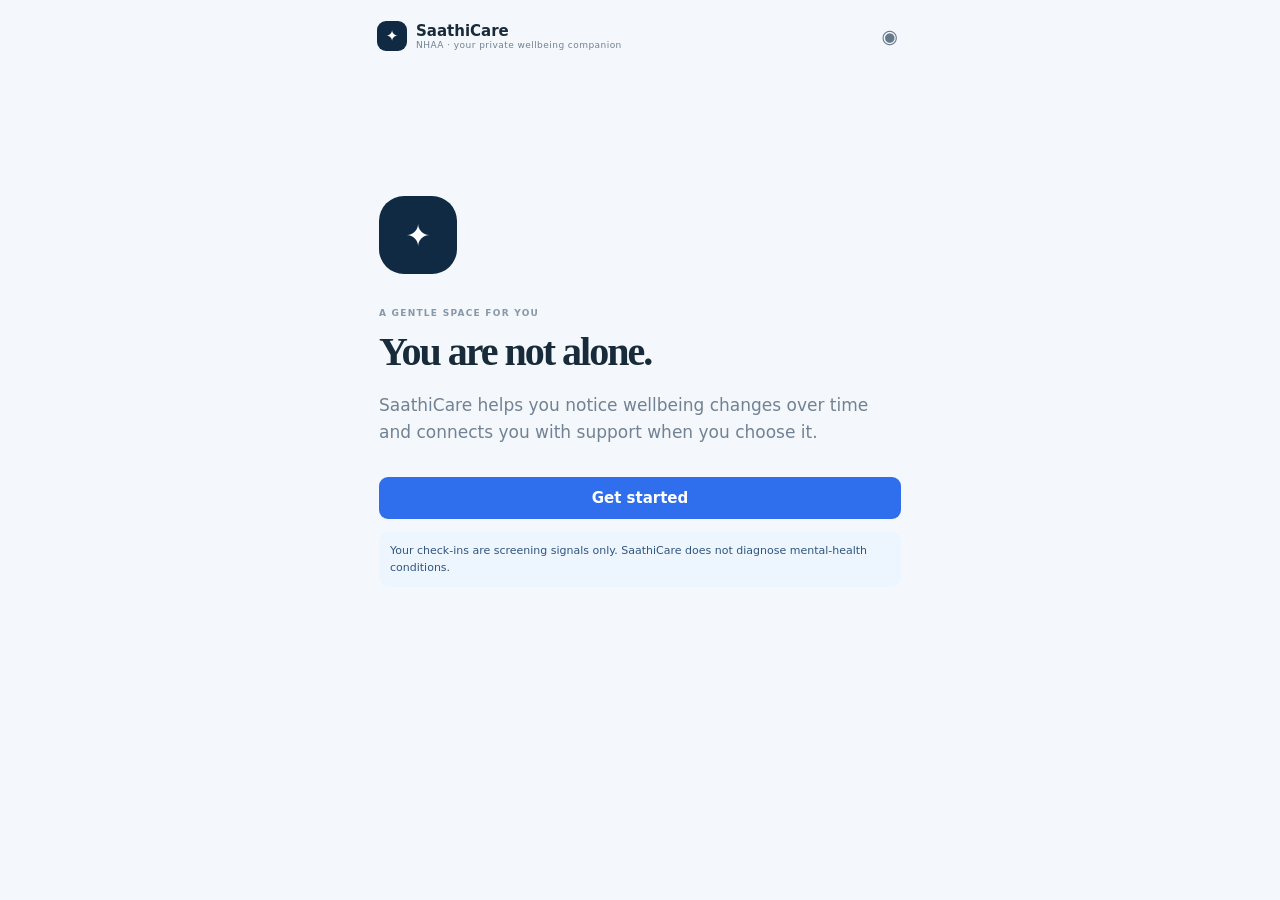
<file: mobile/index.html>
<!doctype html><html><head><meta charset="utf-8"><meta name="viewport" content="width=device-width,initial-scale=1,viewport-fit=cover"><meta name="theme-color" content="#102a43"><link rel="manifest" href="manifest.json"><title>SaathiCare AI</title><link rel="stylesheet" href="style.css?v=20260830"></head><body><main id="app"></main><script src="app.js?v=20260830"></script></body></html>
</file>
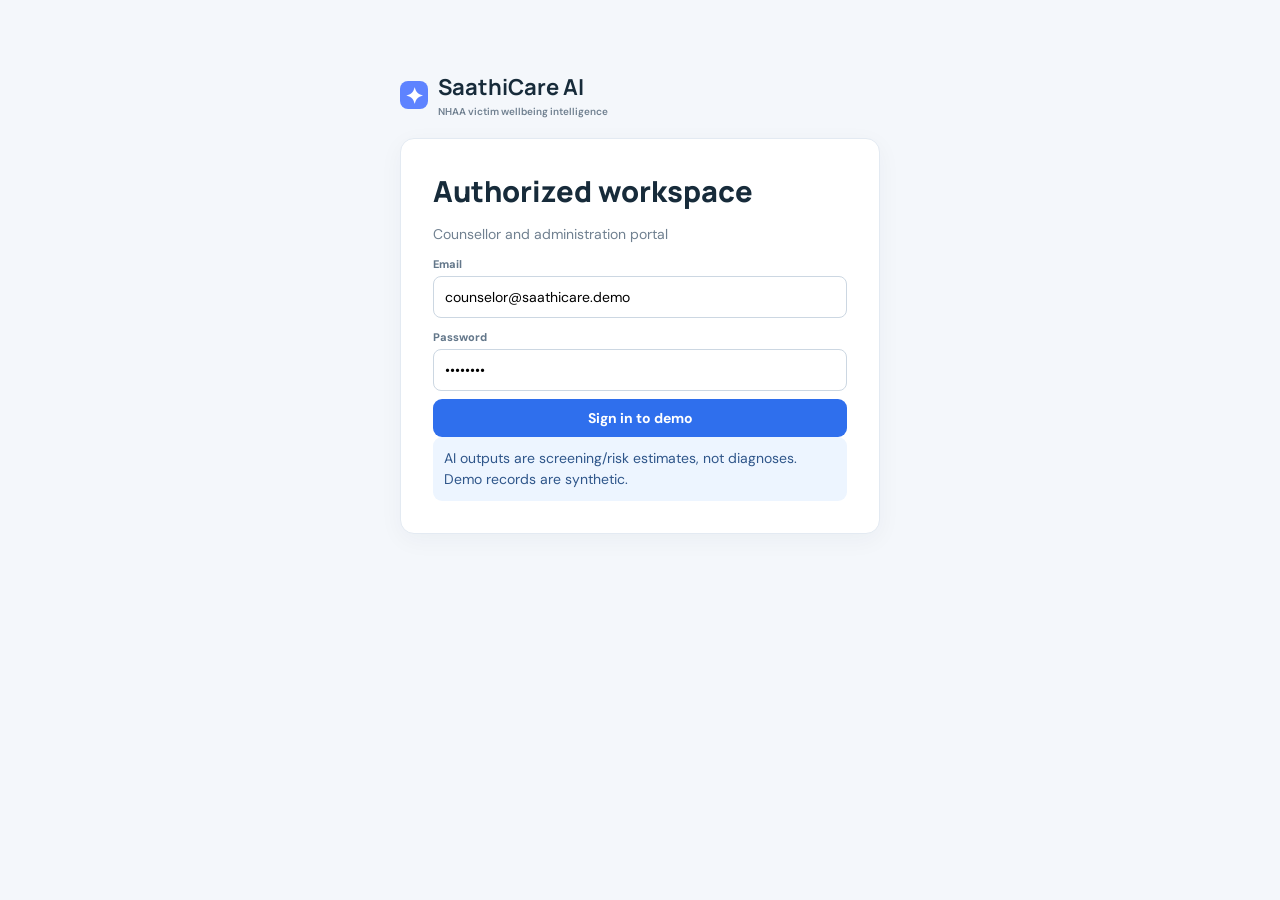
<file: web/index.html>
<!DOCTYPE html>
<html lang="en">
<head>
    <meta charset="UTF-8">

    <meta
        name="viewport"
        content="width=device-width, initial-scale=1.0"
    >

    <meta
        name="theme-color"
        content="#102a43"
    >

    <title>SaathiCare AI | NHAA Command Center</title>

    <link
        rel="stylesheet"
        href="style.css?v=20260830"
    >
</head>

<body>
    <main id="app"></main>

    <script src="app.js?v=20260830"></script>
</body>
</html>
</file>
<file: mobile/style.css>
:root{--navy:#102a43;--blue:#2f6fed;--sky:#eaf2ff;--bg:#f4f7fb;--ink:#172b3a;--muted:#718294;--line:#e2e9f1;--red:#c73e52;--amber:#b87510;--green:#10866d}*{box-sizing:border-box}body{margin:0;background:var(--bg);color:var(--ink);font:15px 'DM Sans',system-ui,sans-serif}.app{max-width:560px;margin:auto;min-height:100vh;padding:20px 17px 94px}.brandbar{display:flex;align-items:center;gap:9px;margin-bottom:18px}.brandbar small{display:block;color:var(--muted);font-size:9px;letter-spacing:.05em}.brandmark{display:grid;place-items:center;width:30px;height:30px;border-radius:9px;background:var(--navy);color:white}.icon{margin-left:auto;background:transparent;color:#65798d;padding:5px;font-size:19px}.eyebrow{font-size:9px;letter-spacing:.14em;font-weight:800;color:#8798a9}.blue{color:#4e70d7}.hero{background:linear-gradient(145deg,#102a43,#245b82);color:white;border-radius:22px;padding:24px 21px;margin-bottom:14px;box-shadow:0 12px 28px #153d5a22}.hero h1{font:800 27px Manrope;margin:7px 0}.hero p{color:#c4d9e9;line-height:1.5}.hero button{margin-top:8px}.scorecircle{width:118px;height:118px;border-radius:50%;border:7px solid #77a7d2;display:flex;align-items:baseline;justify-content:center;margin:15px auto 10px}.scorecircle strong{font:800 37px Manrope;margin-top:31px}.scorecircle span{font-size:10px;color:#c4d9e9;margin-top:50px}.quick{display:grid;grid-template-columns:1fr 1fr;gap:10px}.quick button{background:#fff;border:1px solid var(--line);color:#334e68;text-align:left;box-shadow:0 4px 15px #203d5208}.quick b{display:block;font-size:20px;color:var(--blue);margin-bottom:5px}.quick span{display:block;font-size:10px;color:var(--muted);margin-top:4px}.card{background:#fff;border:1px solid var(--line);border-radius:15px;padding:18px;margin:13px 0;box-shadow:0 5px 18px #203d5208}.card h1{font:800 27px Manrope;margin:5px 0 8px}.card h2{font:800 18px Manrope;margin:4px 0 9px}.muted{color:var(--muted);line-height:1.5}.notice{background:#edf5ff;color:#31557c;padding:11px;border-radius:10px;font-size:11px;line-height:1.5;margin:13px 0}.alertmini{border-left:4px solid var(--red)}button,input,select,textarea{font:inherit}button{border:0;border-radius:9px;padding:12px 14px;background:var(--blue);color:white;font-weight:800;cursor:pointer}.secondary,.ghost{background:#edf3ff;color:#315bc5}.wide{width:100%}input,select,textarea{width:100%;padding:12px;border:1px solid #cad6e2;border-radius:9px;margin:7px 0 13px;background:white}label{display:block;font-size:11px;font-weight:800;color:#62788d;margin-top:10px}.small{font-size:11px}.demo{margin-top:9px}.welcome{padding:14vh 2px 0}.welcomeorb{width:78px;height:78px;border-radius:25px;background:var(--navy);color:white;display:grid;place-items:center;font-size:30px;margin-bottom:28px}.welcome h1{font:800 40px Manrope;letter-spacing:-.05em;margin:8px 0}.welcome p{font-size:17px;color:var(--muted);line-height:1.6}.welcome button{margin-top:14px}.checktop{display:flex;align-items:center;gap:12px;margin-bottom:8px;color:var(--muted);font-size:11px}.back{background:transparent;color:#4b6278;padding:3px}.progress{height:6px;background:#e4ebf2;border-radius:10px;overflow:hidden;margin-bottom:20px}.progress i{display:block;height:100%;background:var(--blue);border-radius:10px}.questioncard{padding:23px 18px}.questioncard h1{font-size:25px;line-height:1.25;margin:9px 0 25px}.scale.big{display:grid;grid-template-columns:repeat(5,1fr);gap:7px}.scale.big button{background:white;color:#40566c;border:1px solid #cbd7e2;padding:12px 4px}.scale.big button.selected,.scale.big button:active{border-color:var(--blue);background:#edf4ff;color:var(--blue)}.scale small{display:block;font-size:7px;margin-top:4px;color:var(--muted)}.choices{display:grid;gap:9px}.skip{margin-top:15px;width:100%}.result{text-align:center;padding:25px 17px}.resultscore{font:800 62px Manrope;letter-spacing:-.07em;margin-top:10px}.resultscore small{font:600 16px Manrope;color:var(--muted)}.riskpill{display:inline-block;padding:6px 11px;border-radius:999px;font-size:11px;font-weight:900;margin:5px}.riskpill.low{background:#eaf8f3;color:var(--green)}.riskpill.moderate{background:#fff6e6;color:var(--amber)}.riskpill.high{background:#fff0f2;color:var(--red)}.riskpill.urgent{background:#ffe7eb;color:#a52a3d}.inner{text-align:left;box-shadow:none;background:#f9fbfd}.factor{margin:12px 0}.factor>div:first-child{display:flex;justify-content:space-between;font-size:11px}.factorbar{height:7px;background:#e6edf3;border-radius:9px;overflow:hidden;margin-top:5px}.factorbar i{display:block;height:100%;background:var(--blue)}.sos{background:#fff6f7;border-color:#f1d0d5;text-align:left}.journeysteps,.stagecard{display:grid;grid-template-columns:repeat(5,1fr);gap:5px;margin:15px 0}.journeysteps div,.stage{position:relative;text-align:center;color:#9aa8b5;font-size:8px}.journeysteps i,.stage i{display:grid;place-items:center;width:26px;height:26px;border-radius:50%;margin:auto auto 6px;background:#e8eef4;color:#6e8295;font-style:normal;font-weight:800}.journeysteps .done,.stage.active{color:var(--blue);font-weight:800}.journeysteps .done i,.stage.active i{background:#eaf2ff;color:var(--blue)}.timeline{margin-top:15px}.timelineitem{display:flex;gap:11px;padding-bottom:18px}.timelineitem>i{width:9px;height:9px;border-radius:50%;background:var(--blue);margin-top:4px;box-shadow:0 0 0 4px #eaf2ff;flex:none}.timelineitem small,.timelineitem b,.timelineitem p{display:block}.timelineitem small{font-size:9px;color:#8b99a8}.timelineitem b{font-size:12px;margin-top:2px}.timelineitem p{font-size:10px;color:var(--muted);margin:4px 0}.twocol{display:grid;grid-template-columns:1fr 1fr;gap:10px}.minirow{display:flex;justify-content:space-between;border-top:1px solid #edf1f5;padding:10px 0;font-size:11px}.historybars{height:180px;display:flex;align-items:end;gap:8px;border-bottom:1px solid #cad5e0}.historybars div{flex:1;background:#5e83ff;border-radius:5px 5px 0 0;position:relative;min-width:12px}.historybars span{position:absolute;top:-18px;left:50%;transform:translateX(-50%);font-size:8px}.chartlabels{display:flex;gap:8px;margin-top:7px}.chartlabels span{flex:1;text-align:center;font-size:8px;color:#8494a4}.rowcard{display:flex;justify-content:space-between;align-items:center}.rowcard strong{font:800 22px Manrope}.chatbox{min-height:300px;background:#edf3f8;border-radius:15px;padding:13px;display:flex;flex-direction:column;gap:9px}.bubble{max-width:86%;background:white;border-radius:13px 13px 13px 3px;padding:11px;font-size:12px;line-height:1.5}.bubble.me{margin-left:auto;background:#dfeaff;border-radius:13px 13px 3px 13px}.chatform{display:flex;gap:7px;margin:9px 0}.chatform input{margin:0}.chatform button{flex:none}.chips{display:flex;gap:6px;overflow:auto}.chips button{white-space:nowrap;font-size:10px}.featurelist{display:grid;gap:10px}.featurelist button{background:#fff;color:#314b62;border:1px solid var(--line);display:flex;align-items:center;gap:12px;text-align:left}.featurelist span{display:block}.featurelist small{display:block;color:var(--muted);font-weight:500;margin-top:3px}.previewMobile{text-align:left}.status{display:inline-block;padding:5px 8px;border-radius:999px;background:#f0ebff;color:#6c51b6;font-size:9px;font-weight:900}.pipeline{margin:25px 0;display:grid;gap:7px;text-align:center}.pipeline div{padding:13px;border:1px solid var(--line);border-radius:10px;background:#fbfcfe;font-weight:800}.pipeline i{text-align:center;color:var(--blue)}.loading{text-align:center;padding:55px 18px}.spinner{width:30px;height:30px;border:3px solid #dbe6f0;border-top-color:var(--blue);border-radius:50%;margin:0 auto 15px;animation:spin .8s linear infinite}@keyframes spin{to{transform:rotate(360deg)}}.nav{position:fixed;z-index:10;bottom:0;left:0;right:0;background:#fff;border-top:1px solid var(--line);display:flex;justify-content:center;gap:3px;padding:8px 4px max(8px,env(safe-area-inset-bottom));box-shadow:0 -4px 18px #203d5210}.nav button{flex:1;max-width:100px;background:transparent;color:#7b8b9a;padding:5px 3px;font-size:17px}.nav button.active{color:var(--blue)}.nav span{display:block;font-size:8px;margin-top:2px}@media(max-width:420px){.welcome h1{font-size:34px}.twocol{grid-template-columns:1fr}}
</file>
<file: web/style.css>
@import url('https://fonts.googleapis.com/css2?family=DM+Sans:wght@400;500;600;700&family=Manrope:wght@600;700;800&display=swap');
:root {
    --navy:#102a43;
    --navy2:#173f5f;
    --blue:#2f6fed;
    --sky:#eaf2ff;
    --bg:#f4f7fb;
    --ink:#172b3a;
    --muted:#708090;
    --line:#e3eaf2;
    --red:#c73e52;
    --amber:#b87510;
    --green:#10866d;
    --purple:#7657c7;
}

* {
    box-sizing:border-box;
}

body {
    margin:0;
    background:var(--bg);
    color:var(--ink);
    font:14px 'DM Sans',system-ui,sans-serif;
}

button,input,select,textarea {
    font:inherit;
}

button {
    border:0;
    border-radius:9px;
    padding:10px 14px;
    background:var(--blue);
    color:white;
    font-weight:700;
    cursor:pointer;
}

button:hover {
    filter:brightness(.96);
}

.wide {
    width:100%;
}

.shell {
    display:grid;
    grid-template-columns:252px 1fr;
    min-height:100vh;
}

.side {
    background: linear-gradient(180deg, #0f2740, #173f5f);
    color: #dcecff;
    padding: 25px 14px;
    position: sticky;
    top: 0;
    height: 100vh;
    overflow-y: auto;

    display: flex;
    flex-direction: column;
}

.brand {
    display:flex;
    align-items:center;
    gap:9px;
    font:800 19px Manrope;
    margin:0 10px 34px;
    color:white;
    position:relative;
}

.brand small {
    position:absolute;
    top:30px;
    left:34px;
    font:700 8px 'DM Sans';
    letter-spacing:.08em;
    color:#90aecb;
}

.mark {
    display:grid;
    place-items:center;
    width:28px;
    height:28px;
    border-radius:8px;
    background:#5e83ff;
    color:#fff;
}

.navgroup {
    margin-bottom:20px;
}

.navlabel {
    font-size:9px;
    letter-spacing:.12em;
    color:#7fa2c4;
    font-weight:800;
    margin:10px 13px;
}

.side a {
    display:block;
    text-decoration:none;
    color:#c8def2;
    padding:11px 13px;
    border-radius:8px;
    margin:3px 0;
    font-weight:600;
}

.side a:hover {
    background:#244e70;
    color:#fff;
}

.sidebottom {
    margin-top: auto;
    flex-shrink: 0;
    font-size: 11px;
    color: #91abc2;
    padding: 18px 13px 4px;
    border-top: 1px solid rgba(255, 255, 255, 0.08);
}

.sidebottom a {
    padding-left: 0;
    color: #b9d4e9;
}

.page {
    width:100%;
    max-width:1500px;
    margin:auto;
    padding:22px 38px;
}

.topbar {
    height:34px;
    display:flex;
    justify-content:space-between;
    align-items:center;
}

.eyebrow {
    font-size:9px;
    letter-spacing:.14em;
    font-weight:800;
    color:#8496aa;
}

.availability {
    font-size:11px;
    color:#62768a;
}

.availability i {
    display:inline-block;
    width:7px;
    height:7px;
    border-radius:50%;
    background:#2ab17b;
    margin-right:5px;
}

.heading {
    display:flex;
    justify-content:space-between;
    align-items:end;
    gap:18px;
    margin:25px 0;
}

.heading h1 {
    margin:4px 0 6px;
    font:800 31px Manrope;
    letter-spacing:-.04em;
}

.muted {
    color:var(--muted);
}

.buttonlink {
    display:inline-block;
    text-decoration:none;
    color:white;
    background:var(--blue);
    padding:11px 15px;
    border-radius:9px;
    font-weight:700;
}

.grid {
    display:grid;
    grid-template-columns:repeat(4,1fr);
    gap:15px;
    margin-bottom:24px;
}

.grid.six {
    grid-template-columns:repeat(6,1fr);
}

.card {
    background:white;
    border:1px solid var(--line);
    border-radius:14px;
    padding:19px;
    box-shadow:0 6px 24px rgba(25,53,80,.045);
}

.stat span {
    display:block;
    text-transform:uppercase;
    letter-spacing:.06em;
    font-size:10px;
    font-weight:800;
    color:#7b8b9b;
}

.stat small {
    color:#8b99a8;
    font-size:10px;
}

.num {
    font:800 30px Manrope;
    margin:8px 0;
}

.low {
    color:var(--green);
}

.moderate {
    color:var(--amber);
}

.high {
    color:var(--red);
}

.urgenttext {
    color:#a82b3e;
}

.priority {
    border-color:#f2d6db;
}

.urgent {
    border-color:#f2c9d0;
}

.dashboardgrid {
    display:grid;
    grid-template-columns:1.55fr .75fr;
    gap:18px;
}

.sectionhead {
    display:flex;
    align-items:center;
    justify-content:space-between;
    gap:10px;
}

.sectionhead h2 {
    font:800 18px Manrope;
    margin:0 0 10px;
}

.tablecard {
    overflow:auto;
    border:1px solid var(--line);
    border-radius:11px;
    background:#fff;
}

table {
    width:100%;
    border-collapse:collapse;
}

th,td {
    text-align:left;
    padding:12px;
    border-bottom:1px solid #edf1f5;
}

th {
    font-size:9px;
    letter-spacing:.08em;
    text-transform:uppercase;
    color:#7d8c9b;
}

td {
    font-size:12px;
}

.badge {
    display:inline-block;
    padding:4px 8px;
    border-radius:999px;
    background:#eef8f4;
    color:var(--green);
    font-size:10px;
    font-weight:800;
}

.badge.Moderate {
    background:#fff7e8;
    color:var(--amber);
}

.badge.High {
    background:#fff0f2;
    color:var(--red);
}

.badge.Urgent {
    background:#ffe8ec;
    color:#a82b3e;
}

.ghost {
    background:#eef3ff;
    color:#315bc5;
}

.notice {
    background:#edf5ff;
    color:#2f568a;
    padding:11px;
    border-radius:9px;
    line-height:1.5;
}

.notice.compact {
    padding:8px 10px;
    font-size:11px;
}

.insight {
    display:flex;
    gap:12px;
    line-height:1.5;
}

.insighticon {
    display:grid;
    place-items:center;
    width:38px;
    height:38px;
    border-radius:10px;
    background:var(--sky);
    color:var(--blue);
    font-weight:900;
}

.minirow {
    display:flex;
    justify-content:space-between;
    gap:10px;
    border-top:1px solid #edf1f5;
    padding:11px 0;
    font-size:12px;
}

.tag,.status {
    font-size:9px;
    font-weight:800;
    letter-spacing:.05em;
}

.status {
    padding:5px 7px;
    border-radius:999px;
    background:#edf8f4;
    color:var(--green);
}

.status.prototype {
    background:#f2edff;
    color:var(--purple);
}

.status.simulation {
    background:#fff6e8;
    color:var(--amber);
}

.status.planned {
    background:#eef1f4;
    color:#68798a;
}

.status.demo {
    background:#eaf2ff;
    color:#315bc5;
}

.toolbar {
    display:flex;
    justify-content:space-between;
    gap:12px;
    margin:15px 0;
}

.toolbar input,.login input,.stack input,.stack select,.stack textarea,.alertbox select {
    padding:11px;
    border:1px solid #ccd7e2;
    border-radius:8px;
    background:white;
}

.toolbar input {
    width:330px;
}

.casegrid {
    display:grid;
    grid-template-columns:repeat(3,1fr);
    gap:16px;
}

.casecard {
    background:#fff;
    border:1px solid var(--line);
    border-radius:14px;
    padding:18px;
}

.casehead {
    display:flex;
    justify-content:space-between;
    align-items:center;
    gap:10px;
}

.caseid {
    font-size:11px;
    font-weight:800;
    letter-spacing:.06em;
    color:#54708a;
}

.scoreline {
    display:flex;
    align-items:baseline;
    gap:5px;
    margin:16px 0 8px;
}

.scoreline strong {
    font:800 30px Manrope;
}

.scoreline span {
    font-size:11px;
    color:var(--muted);
}

.scoreline .trend {
    margin-left:auto;
    color:var(--red);
    font-weight:800;
    font-size:10px;
}

.progress {
    height:7px;
    background:#edf1f5;
    border-radius:20px;
    overflow:hidden;
    margin-bottom:15px;
}

.progress i {
    display:block;
    height:100%;
    background:var(--blue);
    border-radius:20px;
}

.back {
    background:transparent;
    color:#456078;
    padding:5px 0;
}

.heroRisk {
    display:flex;
    justify-content:space-between;
    align-items:center;
    background:linear-gradient(135deg,#102a43,#214e72);
    color:#fff;
    border-radius:16px;
    padding:25px 28px;
    margin-bottom:18px;
}

.heroNum {
    font:800 52px Manrope;
    letter-spacing:-.06em;
    margin-top:4px;
}

.heroNum small {
    font-size:17px;
    color:#b8cee2;
}

.heroRisk p {
    margin:2px 0 0;
    color:#b8cee2;
}

.trajectory {
    min-width:210px;
    border-left:1px solid #52718a;
    padding-left:25px;
}

.trajectory span,.trajectory small {
    display:block;
    color:#9fb8cb;
    font-size:10px;
}

.trajectory b {
    display:block;
    font:800 20px Manrope;
    margin:5px 0;
}

.profilegrid {
    display:grid;
    grid-template-columns:1.35fr .65fr;
    gap:18px;
}

.factor {
    margin:12px 0;
}

.factor>div:first-child {
    display:flex;
    justify-content:space-between;
    font-size:11px;
}

.factorbar {
    height:7px;
    background:#edf1f5;
    border-radius:9px;
    overflow:hidden;
    margin-top:5px;
}

.factorbar i {
    display:block;
    height:100%;
    background:var(--blue);
}

.bigbars {
    height:190px;
    display:flex;
    align-items:end;
    gap:9px;
    border-bottom:1px solid #ccd6e1;
    padding-top:20px;
}

.bigbars>div {
    flex:1;
    background:#5e83ff;
    border-radius:6px 6px 0 0;
    min-width:18px;
    position:relative;
}

.bigbars span {
    position:absolute;
    top:-19px;
    left:50%;
    transform:translateX(-50%);
    font-size:9px;
    color:#5b6d80;
}

.chartlabels {
    display:flex;
    gap:9px;
    margin-top:7px;
}

.chartlabels span {
    flex:1;
    text-align:center;
    font-size:8px;
    color:#8795a5;
}

.timelineitem {
    display:flex;
    gap:10px;
    padding:0 0 18px;
}

.timelineitem>i {
    width:10px;
    height:10px;
    border-radius:50%;
    background:var(--blue);
    margin-top:4px;
    box-shadow:0 0 0 4px #eaf2ff;
    flex:none;
}

.timelineitem small,.timelineitem b,.timelineitem p {
    display:block;
}

.timelineitem small {
    font-size:9px;
    color:#8b99a8;
}

.timelineitem b {
    font-size:12px;
    margin-top:2px;
}

.timelineitem p {
    font-size:11px;
    color:var(--muted);
    margin:4px 0;
}

.alertbox {
    background:#fff5f6;
    border:1px solid #f3d6da;
    padding:13px;
    border-radius:10px;
}

.alertbox select {
    margin-top:9px;
}

.alertbox button {
    margin-left:6px;
}

.stack {
    display:grid;
    gap:8px;
    margin:10px 0;
}

.alertlist {
    display:grid;
    gap:12px;
}

.alert {
    display:flex;
    align-items:center;
    gap:15px;
    background:#fff;
    border:1px solid var(--line);
    border-left:4px solid var(--red);
    padding:16px;
    border-radius:13px;
}

.alert.urgent {
    border-left-color:#a82b3e;
}

.alerticon {
    width:36px;
    height:36px;
    border-radius:50%;
    display:grid;
    place-items:center;
    background:#fff0f2;
    color:var(--red);
    font-weight:900;
}

.alertbody {
    flex:1;
}

.analyticgrid {
    display:grid;
    grid-template-columns:repeat(2,1fr);
    gap:15px;
}

.barrow {
    display:grid;
    grid-template-columns:150px 1fr 25px;
    align-items:center;
    gap:10px;
    margin:13px 0;
    font-size:11px;
}

.barrow>div {
    height:8px;
    background:#edf1f5;
    border-radius:8px;
    overflow:hidden;
}

.barrow i {
    display:block;
    height:100%;
    background:var(--blue);
}

.featurematrix {
    display:grid;
    grid-template-columns:repeat(2,1fr);
    gap:10px;
}

.featurematrix>div {
    display:flex;
    justify-content:space-between;
    align-items:center;
    padding:12px;
    border:1px solid var(--line);
    border-radius:9px;
}

.featurematrix span {
    font-size:12px;
}

.featuregrid {
    display:grid;
    grid-template-columns:repeat(3,1fr);
    gap:12px;
}

.featuretile {
    border:1px solid var(--line);
    border-radius:12px;
    padding:18px;
}

.featuretile b,.featuretile strong,.featuretile span {
    display:block;
}

.featuretile strong {
    font:800 30px Manrope;
    margin:8px 0;
}

.featuretile span {
    font-size:11px;
    color:var(--muted);
}

.resourcegrid {
    display:grid;
    grid-template-columns:repeat(3,1fr);
    gap:14px;
}

.resource span {
    font-size:9px;
    text-transform:uppercase;
    letter-spacing:.08em;
    color:#5270d5;
    font-weight:800;
}

.previewgrid {
    display:grid;
    grid-template-columns:repeat(4,1fr);
    gap:15px;
}

.previewicon {
    font-size:24px;
    color:var(--blue);
    margin-bottom:15px;
}

.preview p {
    min-height:52px;
}

.login {
    max-width:480px;
    margin:8vh auto;
}

.loginhero {
    display:flex;
    align-items:center;
    gap:10px;
    margin-bottom:20px;
    font:800 22px Manrope;
}

.loginhero small {
    display:block;
    font:600 10px 'DM Sans';
    color:var(--muted);
    margin-top:3px;
}

.login .card {
    padding:32px;
}

.login h1 {
    font:800 29px Manrope;
    margin:0 0 6px;
}

.login label {
    display:block;
    font-size:11px;
    font-weight:800;
    color:#63778a;
    margin-top:12px;
}

.login input {
    width:100%;
    margin-top:5px;
}

.login button.wide {
    margin-top:8px;
}

.demochips {
    display:flex;
    gap:7px;
    margin:10px 0;
}

.demochips button {
    flex:1;
}

.empty {
    padding:30px;
    border:1px dashed #c9d5e0;
    border-radius:12px;
    background:#fff;
    color:#718294;
}

@media(max-width:1150px) {
    .grid.six{grid-template-columns:repeat(3,1fr);
}

.casegrid,.previewgrid {
    grid-template-columns:repeat(2,1fr);
}

.profilegrid,.dashboardgrid {
    grid-template-columns:1fr;
}

.resourcegrid {
    grid-template-columns:repeat(2,1fr);
}

@media(max-width:800px) {
    .shell{display:block;
}

.side {
    position:relative;
    height:auto;
    display:flex;
    overflow:auto;
    padding:12px;
}

.brand {
    margin:0 12px 0 0;
    white-space:nowrap;
}

.brand small,.sidebottom {
    display:none;
}

.navgroup {
    display:flex;
    margin:0;
}

.navlabel {
    display:none;
}

.side a {
    white-space:nowrap;
}

.page {
    padding:18px;
}

.topbar {
    display:none;
}

.grid.six {
    grid-template-columns:repeat(2,1fr);
}

.casegrid,.previewgrid,.analyticgrid,.resourcegrid,.featurematrix {
    grid-template-columns:1fr;
}

.heading {
    align-items:start;
}

.heroRisk {
    display:block;
}

.trajectory {
    border-left:0;
    border-top:1px solid #52718a;
    padding:14px 0 0;
    margin-top:16px;
}

.toolbar {
    display:block;
}

.toolbar input {
    width:100%;
}

.featuregrid {
    grid-template-columns:1fr;
}

.barrow {
    grid-template-columns:100px 1fr 25px;
}
}}
</file>
